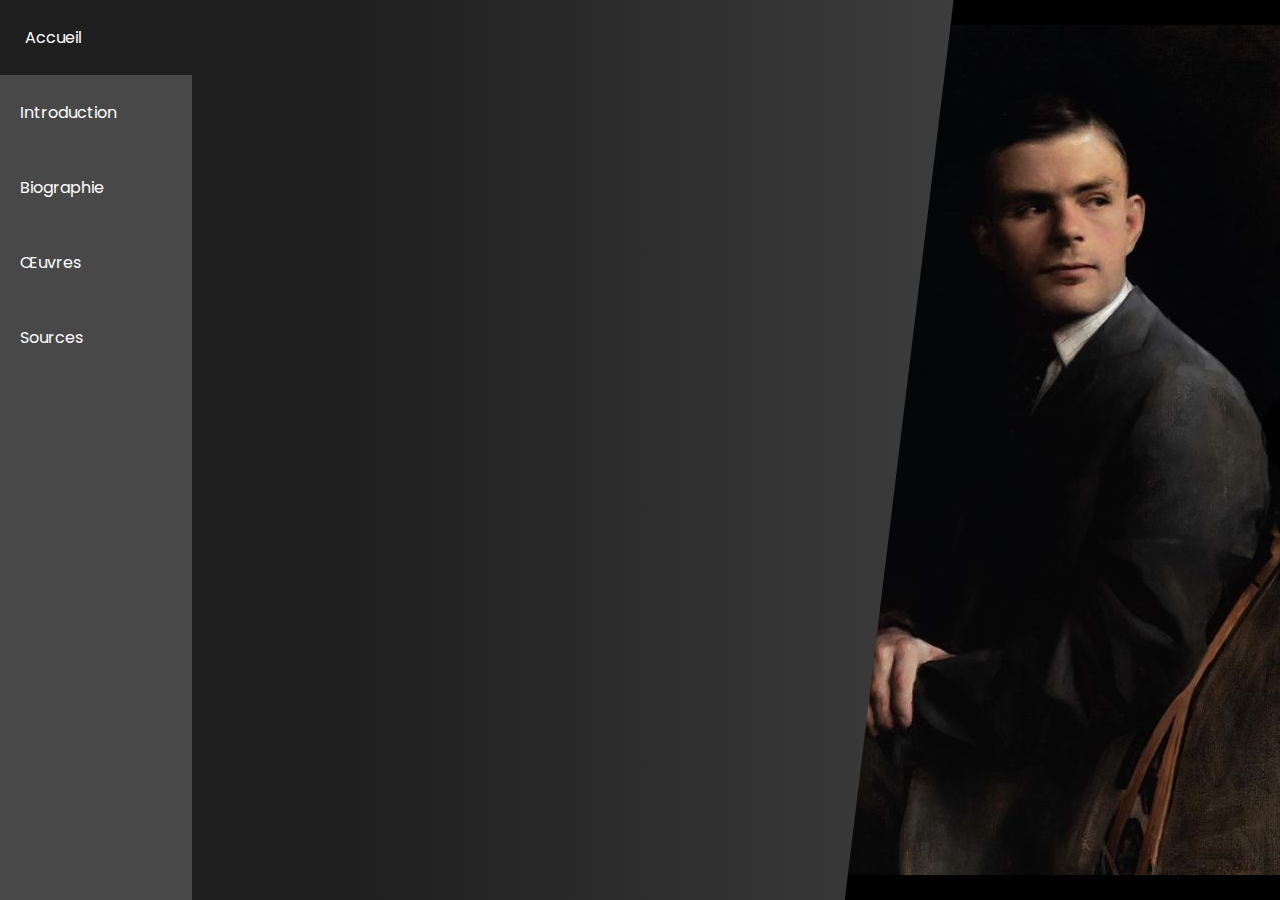
<file: index.html>
<!DOCTYPE html>
<html lang="fr">
<head>
    <meta charset="UTF-8">
    <!--Pour vu dans Mobile-->
    <meta name="viewport" content="width=device-width, initial-scale=1.0">
    <!-- Relie le fichier CSS -->
    <link rel="stylesheet" href="style.css">
    <title>Alan Turing</title>
</head>
<body style="display: flex;">
    <!----------Navigation---------->
    <header>
        <div class="icon-nav"></div>
        <ul class="header-list">
            <li style="background-color: #1F1F1F;"><a href="./index.html">Accueil</a></li>
            <li><a href="./introduction.html">Introduction</a></li>
            <li><a href="./biographie.html">Biographie</a></li>
            <li class="list">
                <a href="./oeuvres.html">Œuvres</a>
                <ul class="mini-list">
                    <li>
                        <a href="./oeuvres.html#ch1">&#9658; Chaptire 1</a>
                    </li>
                    <li><a href="./oeuvres.html#ch2">&#9658; Chapitre 2</a></li>
                </ul>
            </li>
            <li><a href="./source.html">Sources</a></li>
        </ul>
    </header>
    <!----------Navigation---------->

    <!----------Main---------->
    <main class="main-accueil">
        <img class="accueil-img" src="./imgs/alan_background.jpg" alt="">
        <!----------Accueil---------->
        <section class="accueil">
            <!--Div Pour utiliser L'animation-->
            <div>
                <p>Alan Turing, le père de l'informatique moderne et de l'intelligence artificielle</p>
            </div>
        </section>
        <!----------Accueil---------->

    </main>
    <!----------Main---------->

</body>
<script>
    //Script permet d'ajouter class clicked au icon de navigation
    document.querySelector(".icon-nav").addEventListener("click", () => {
        document.querySelector(".header-list").classList.toggle("clicked")
    })
</script>

</html>
</file>
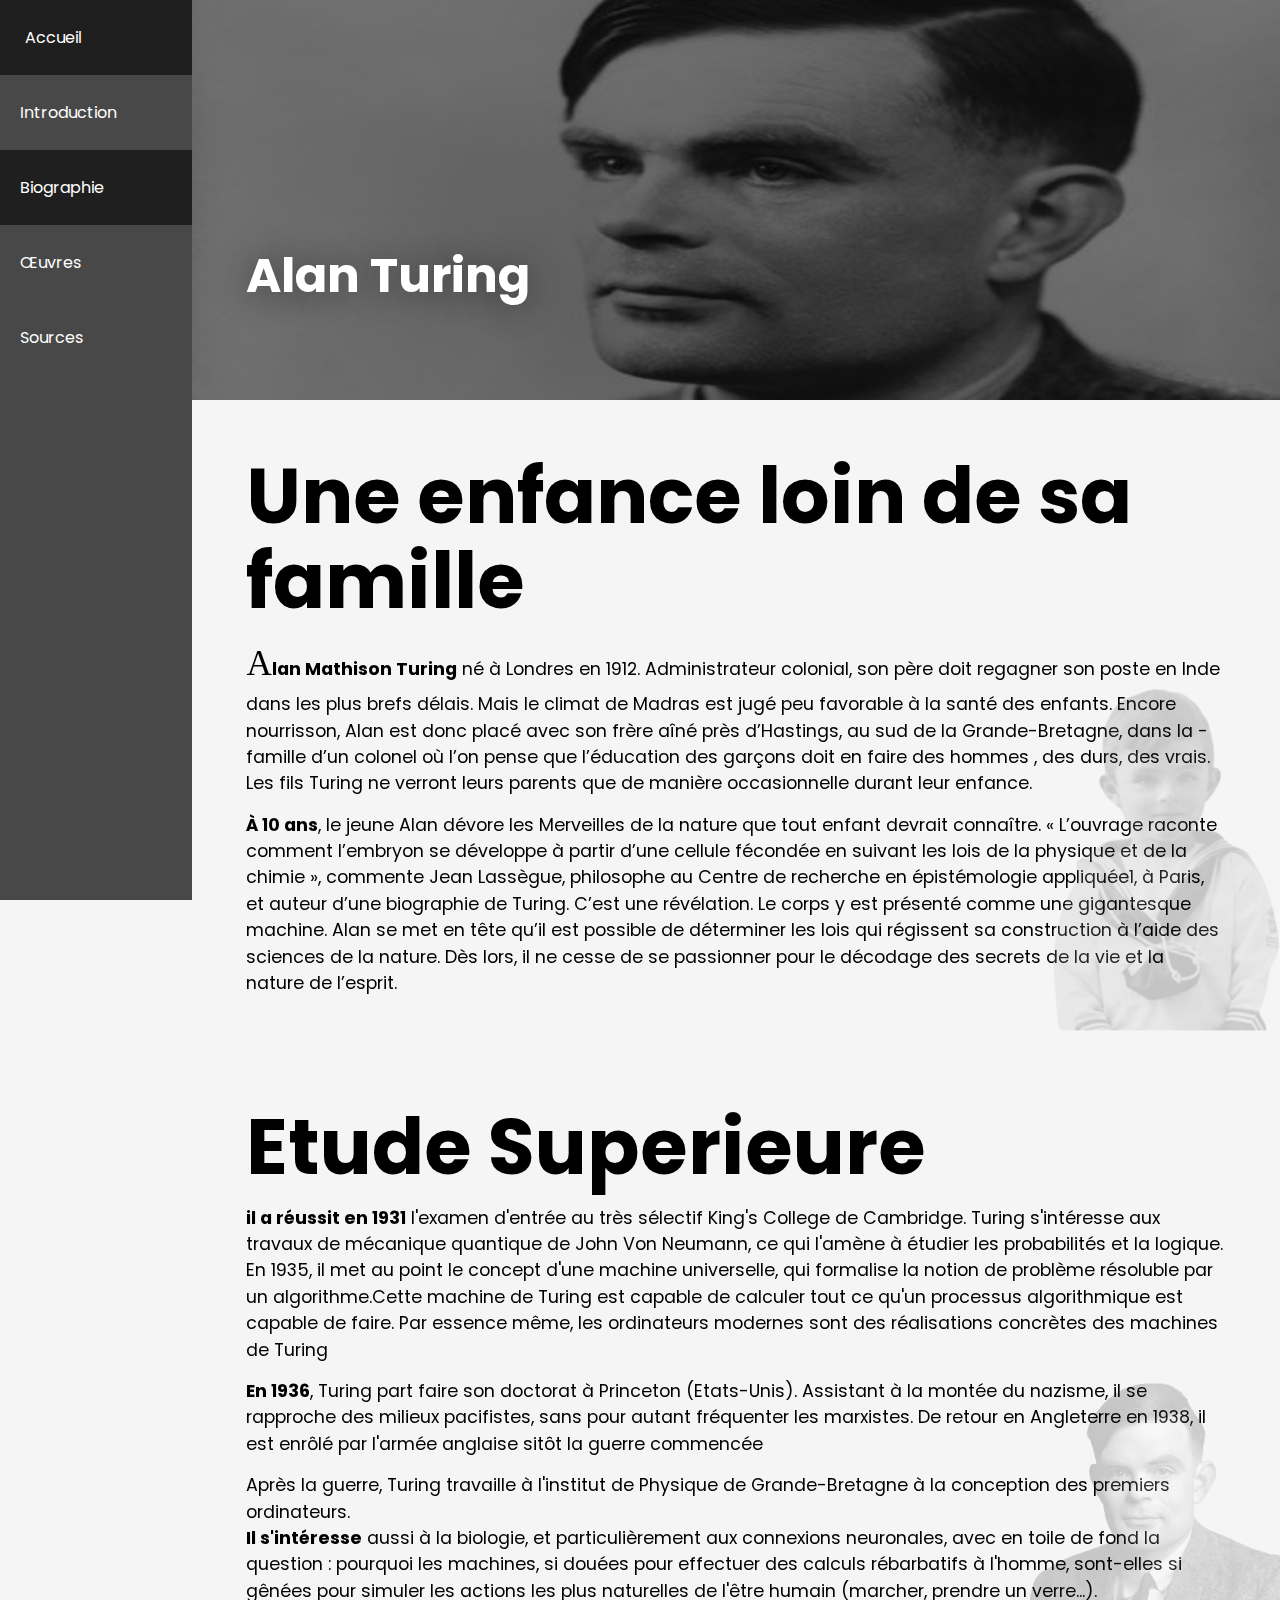
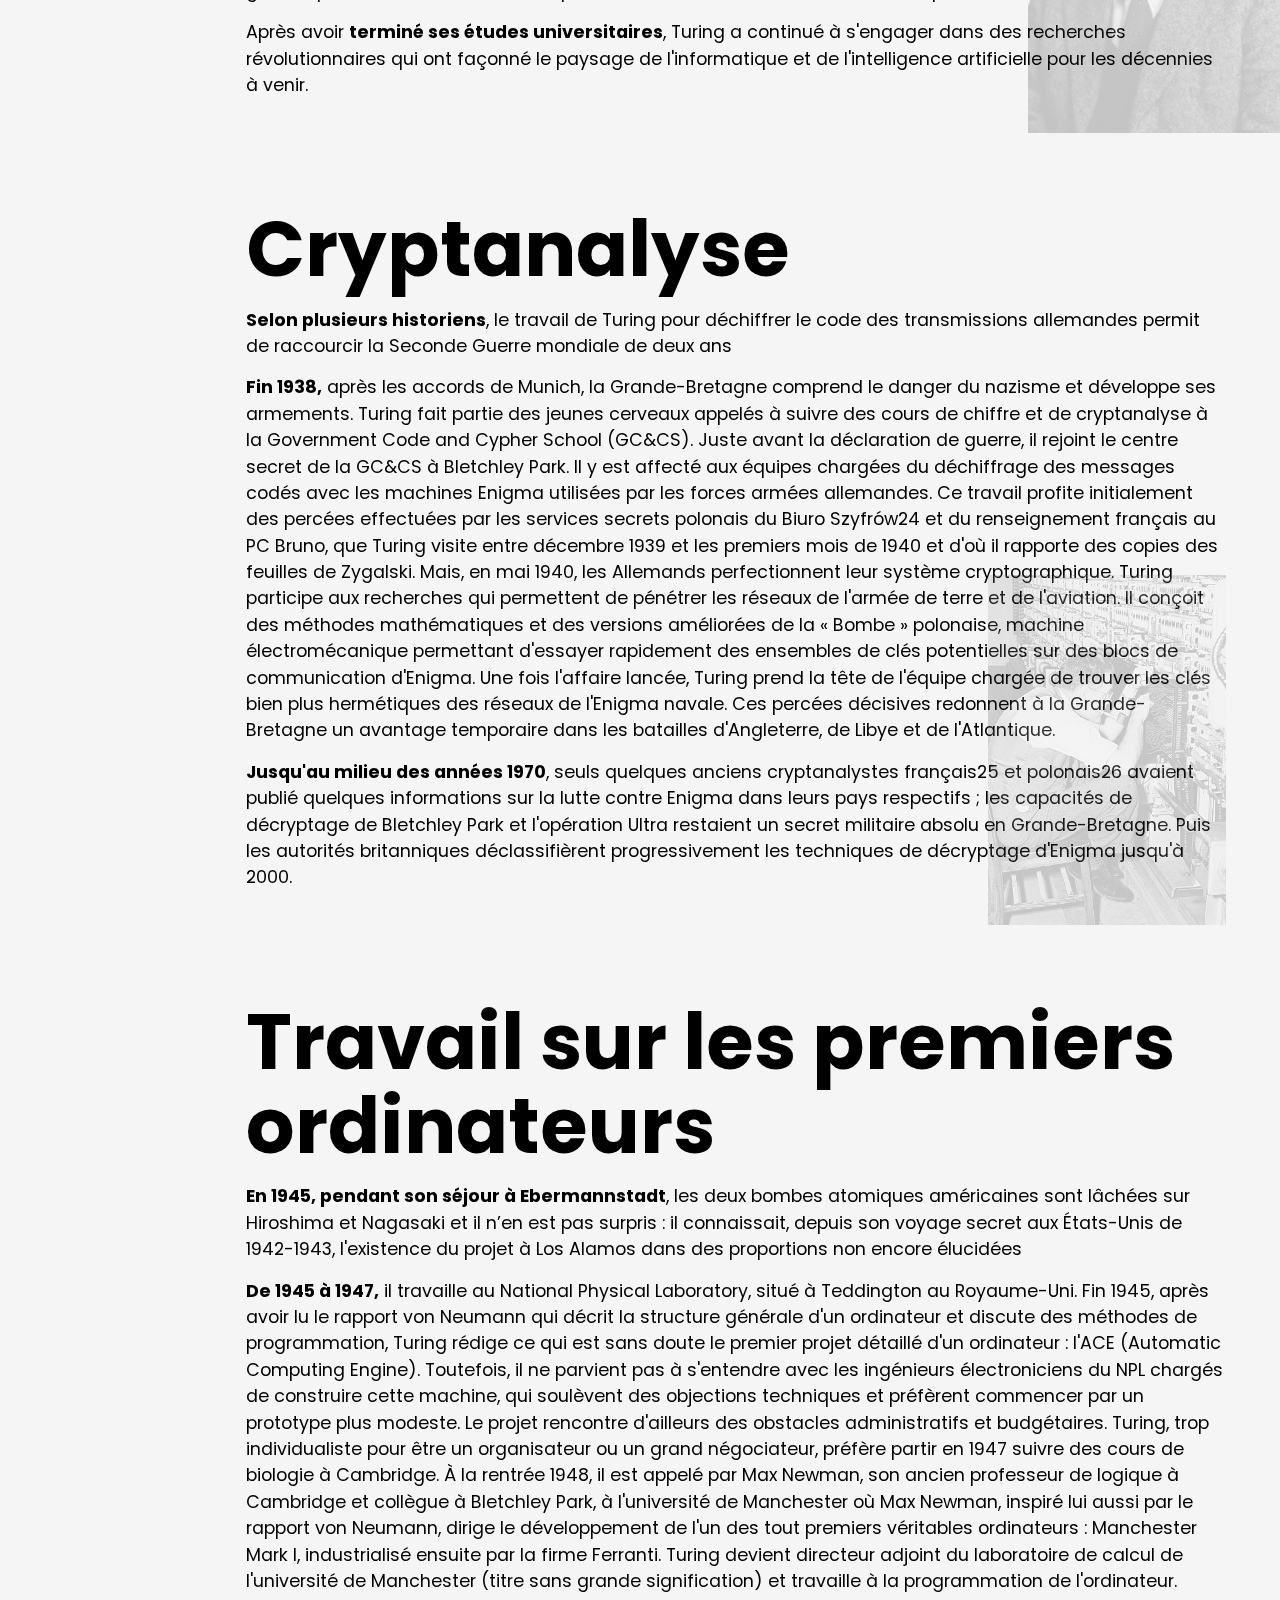
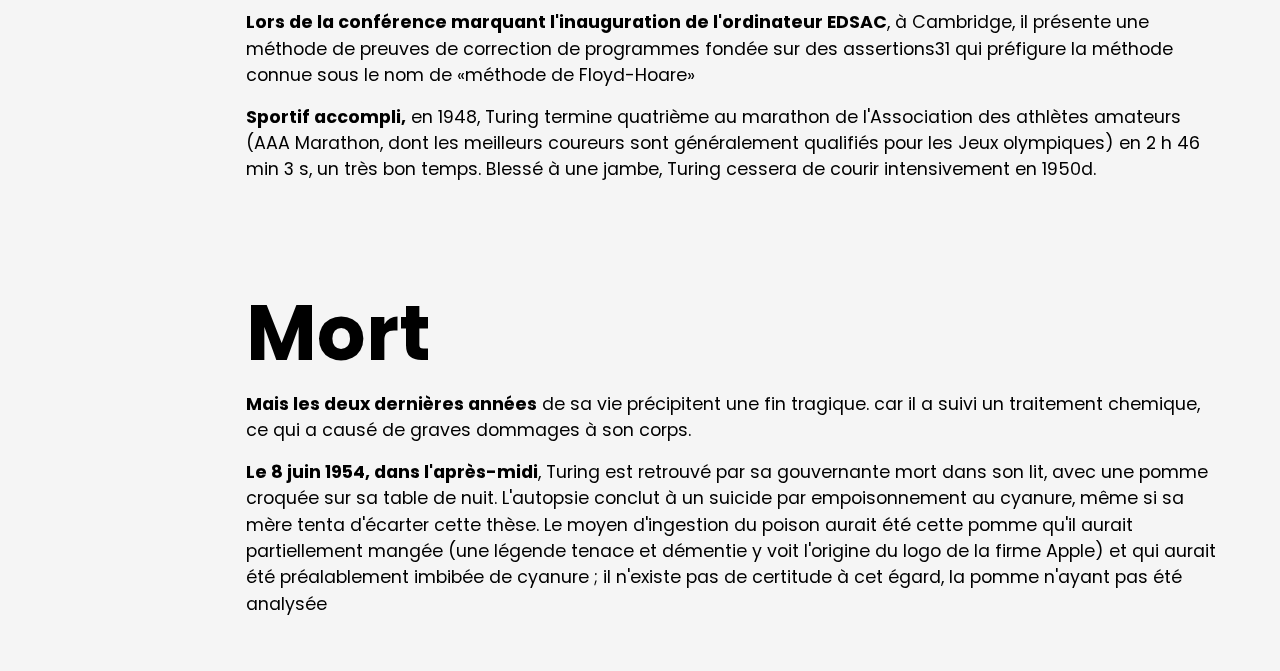
<file: biographie.html>
<!DOCTYPE html>
<html lang="fr">
<head>
    <meta charset="UTF-8">
    <!--Pour vu dans Mobile-->
    <meta name="viewport" content="width=device-width, initial-scale=1.0">
    <!-- Relie le fichier CSS -->
    <link rel="stylesheet" href="style.css">
    <title>Biographie</title>
</head>
<body style="display: flex;">
    <!----------Navigation---------->
    <header>
        <div class="icon-nav"></div>
        <ul class="header-list">
            <li ><a href="./index.html">Accueil</a></li>
            <li><a href="./introduction.html">Introduction</a></li>
            <li style="background-color: #1F1F1F;"><a href="./biographie.html">Biographie</a></li>
            <li class="list">
                <a href="./oeuvres.html">Œuvres</a>
                <ul class="mini-list">
                    <li>
                        <a href="./oeuvres.html#ch1">&#9658; Chaptire 1</a>
                    </li>
                    <li><a href="./oeuvres.html#ch2">&#9658; Chapitre 2</a></li>
                </ul>
            </li>
            <li><a href="./source.html">Sources</a></li>
        </ul>
    </header>
    <!----------Navigation---------->
    <!----------Main---------->
    <main class="biographie">
        <!--Alan Image-->
        <figure class="biographie-img">
            <img src="./imgs/Alan_Turing.jpg" alt="">
            <figcaption>Alan Turing</figcaption>
        </figure>
        <!--Alan Image-->
        
        <!--Alan Naissance-->
        <section class="biographie-naissance">
            <header>
                <h1>Une enfance loin de sa famille</h1>
            </header>
            <p>
                <b><span style="font-weight: 500;font-size: 2em;font-family: Indie Flower, cursive;">A</span>lan Mathison
                    Turing</b> né à Londres en 1912. Administrateur colonial, son père doit regagner son poste en Inde dans
                les plus brefs délais. Mais le climat de Madras est jugé peu favorable à la santé des enfants. Encore
                nourrisson, Alan est donc placé avec son frère aîné près d’Hastings, au sud de la Grande-Bretagne, dans la
                ­famille d’un colonel où l’on pense que l’éducation des garçons doit en faire des hommes
                , des durs, des vrais. Les fils Turing ne verront leurs parents que de manière occasionnelle durant leur
                enfance.
            </p>
            <p>
                <b>À 10 ans</b>, le jeune Alan dévore les Merveilles de la nature que tout enfant ­devrait connaître. «
                L’ouvrage raconte comment l’embryon se développe à partir d’une cellule fécondée en suivant les lois de la
                physique et de la chimie », commente Jean Lassègue, philosophe au Centre de recherche en épistémologie
                appliquée1, à Paris, et auteur d’une biographie de Turing. C’est une révélation. Le corps y est présenté
                comme une gigantesque machine. Alan se met en tête qu’il est possible de déterminer les lois qui régis­sent
                sa construction à l’aide des sciences de la nature.
                Dès lors, il ne cesse de se passionner pour le décodage des ­secrets de la vie et la nature de l’esprit.
            </p>
            <!--Background Img Pour Naissance-->
            <img src="./imgs/childhood1.png" alt="childhood">
        </section>
        <!--Alan Naissance-->
        <!--Etude Superieure-->
        <section>
            <header>
                <h1>Etude Superieure</h1>
            </header>
            <p>
                <b>il a réussit en 1931</b> l'examen d'entrée au très sélectif King's College de Cambridge. Turing
                s'intéresse aux travaux de mécanique quantique de John Von Neumann, ce qui l'amène à étudier les
                probabilités et la logique. En 1935, il met au point le concept d'une machine universelle, qui formalise la
                notion de problème résoluble par un algorithme.Cette machine de Turing est capable de calculer tout ce qu'un
                processus algorithmique est capable de faire.
                Par essence même, les ordinateurs modernes sont des réalisations concrètes des machines de Turing
            </p>
            <p>
                <b>En 1936</b>, Turing part faire son doctorat à Princeton (Etats-Unis). Assistant à la montée du nazisme,
                il se rapproche des milieux pacifistes, sans pour autant fréquenter les marxistes.
                De retour en Angleterre en 1938, il est enrôlé par l'armée anglaise sitôt la guerre commencée
            </p>
            <p>
                Après la guerre, Turing travaille à l'institut de Physique de Grande-Bretagne à la conception des premiers
                ordinateurs.<br>
                <b>Il s'intéresse</b> aussi à la biologie, et particulièrement aux connexions neuronales, avec en toile de
                fond la question : pourquoi les machines, si douées pour effectuer des calculs rébarbatifs à l'homme,
                sont-elles si gênées pour simuler les actions les plus naturelles de l'être humain (marcher, prendre un
                verre...).
            </p>
            <p>
                Après avoir <b>terminé ses études universitaires</b>, Turing a continué à s'engager dans des recherches
                révolutionnaires qui ont façonné le paysage de l'informatique et de l'intelligence artificielle pour les
                décennies à venir.
            </p>
            <!--Background Img Pour Etude-->
            <img src="./imgs/acc2.png" class="etude_img" alt="alan_Etude">
        </section>
        <!--Etude Superieure-->
        <!--Cryptanalyse-->
        <section>
            <header>
                <h1>Cryptanalyse</h1>
            </header>
            <p>
                <b>Selon plusieurs historiens</b>, le travail de Turing pour déchiffrer le code des transmissions allemandes
                permit de
                raccourcir la Seconde Guerre mondiale de deux ans
            </p>
            <p>
                <b>Fin 1938,</b> après les accords de Munich, la Grande-Bretagne comprend le danger du nazisme et développe
                ses
                armements. Turing fait partie des jeunes cerveaux appelés à suivre des cours de chiffre et de cryptanalyse à
                la
                Government Code and Cypher School (GC&CS). Juste avant la déclaration de guerre, il rejoint le centre secret
                de
                la GC&CS à Bletchley Park. Il y est affecté aux équipes chargées du déchiffrage des messages codés avec les
                machines Enigma utilisées par les forces armées allemandes. Ce travail profite initialement des percées
                effectuées par les services secrets polonais du Biuro Szyfrów24 et du renseignement français au PC Bruno,
                que
                Turing visite entre décembre 1939 et les premiers mois de 1940 et d'où il rapporte des copies des feuilles
                de
                Zygalski. Mais, en mai 1940, les Allemands perfectionnent leur système cryptographique. Turing participe aux
                recherches qui permettent de pénétrer les réseaux de l'armée de terre et de l'aviation. Il conçoit des
                méthodes
                mathématiques et des versions améliorées de la « Bombe » polonaise, machine électromécanique permettant
                d'essayer rapidement des ensembles de clés potentielles sur des blocs de communication d'Enigma. Une fois
                l'affaire lancée, Turing prend la tête de l'équipe chargée de trouver les clés bien plus hermétiques des
                réseaux
                de l'Enigma navale. Ces percées décisives redonnent à la Grande-Bretagne un avantage temporaire dans les
                batailles d'Angleterre, de Libye et de l'Atlantique.
            </p>
            <p>
                <b>Jusqu'au milieu des années 1970</b>, seuls quelques anciens cryptanalystes français25 et polonais26
                avaient publié
                quelques informations sur la lutte contre Enigma dans leurs pays respectifs ; les capacités de décryptage de
                Bletchley Park et l'opération Ultra restaient un secret militaire absolu en Grande-Bretagne. Puis les
                autorités
                britanniques déclassifièrent progressivement les techniques de décryptage d'Enigma jusqu'à 2000.
            </p>
            <!--Background Img Pour Crypto-->
            <img src="./imgs/alan.jpg" alt="Crypto_Enigma" style="right: 5%; opacity: 0.2;">
        </section>
        <!--Cryptanalyse-->
        <!--Travail sur les premiers ordinateurs-->
        <section>
            <header>
                <h1>Travail sur les premiers ordinateurs</h1>
            </header>
            <p>
                <b>En 1945, pendant son séjour à Ebermannstadt</b>, les deux bombes atomiques américaines sont lâchées sur
                Hiroshima et
                Nagasaki et il n’en est pas surpris : il connaissait, depuis son voyage secret aux États-Unis de 1942-1943,
                l'existence du projet à Los Alamos dans des proportions non encore élucidées
            </p>
            <p>
                <b>De 1945 à 1947,</b> il travaille au National Physical Laboratory, situé à Teddington au Royaume-Uni. Fin
                1945, après
                avoir lu le rapport von Neumann qui décrit la structure générale d'un ordinateur et discute des méthodes de
                programmation, Turing rédige ce qui est sans doute le premier projet détaillé d'un ordinateur : l'ACE
                (Automatic
                Computing Engine). Toutefois, il ne parvient pas à s'entendre avec les ingénieurs électroniciens du NPL
                chargés de
                construire cette machine, qui soulèvent des objections techniques et préfèrent commencer par un prototype
                plus
                modeste. Le projet rencontre d'ailleurs des obstacles administratifs et budgétaires. Turing, trop
                individualiste
                pour être un organisateur ou un grand négociateur, préfère partir en 1947 suivre des cours de biologie à
                Cambridge.
                À la rentrée 1948, il est appelé par Max Newman, son ancien professeur de logique à Cambridge et collègue à
                Bletchley Park, à l'université de Manchester où Max Newman, inspiré lui aussi par le rapport von Neumann,
                dirige le
                développement de l'un des tout premiers véritables ordinateurs : Manchester Mark I, industrialisé ensuite
                par la
                firme Ferranti. Turing devient directeur adjoint du laboratoire de calcul de l'université de Manchester
                (titre sans
                grande signification) et travaille à la programmation de l'ordinateur.
            </p>
            <p>
                <b>Lors de la conférence marquant l'inauguration de l'ordinateur EDSAC</b>, à Cambridge, il présente une
                méthode de preuves
                de correction de programmes fondée sur des assertions31 qui préfigure la méthode connue sous le nom de «méthode de
                Floyd-Hoare»
            </p>
            <p>
                <b>Sportif accompli,</b> en 1948, Turing termine quatrième au marathon de l'Association des athlètes
                amateurs (AAA
                Marathon, dont les meilleurs coureurs sont généralement qualifiés pour les Jeux olympiques) en 2 h 46 min 3
                s, un
                très bon temps. Blessé à une jambe, Turing cessera de courir intensivement en 1950d.
            </p>
        </section>
        <!--Travail sur les premiers ordinateurs-->
        <!--Mort-->
        <section>
            <header>
                <h1>Mort</h1>
            </header>
            <p>
                <b>Mais les deux dernières années</b> de sa vie précipitent une fin tragique.
                car il a suivi un traitement chemique, ce qui a causé de graves dommages à son corps.
            </p>
            <p>
                <b>Le 8 juin 1954, dans l'après-midi</b>, Turing est retrouvé par sa gouvernante mort dans son lit, avec une
                pomme croquée sur sa table de nuit.
                L'autopsie conclut à un suicide par empoisonnement au cyanure, même si sa mère tenta d'écarter cette thèse.
                Le moyen d'ingestion du poison
                aurait été cette pomme qu'il aurait partiellement mangée (une légende tenace et démentie y voit l'origine du
                logo de la firme Apple)
                et qui aurait été préalablement imbibée de cyanure ; il n'existe pas de certitude à cet égard, la pomme
                n'ayant pas été analysée
            </p>
        </section>
        <!--Mort-->
    </main>
     <!----------Main---------->
</body>
<script>
    //Script permet d'ajouter class clicked au icon de navigation
    document.querySelector(".icon-nav").addEventListener("click", () => {
        document.querySelector(".header-list").classList.toggle("clicked")
    })
</script>

</html>
</file>
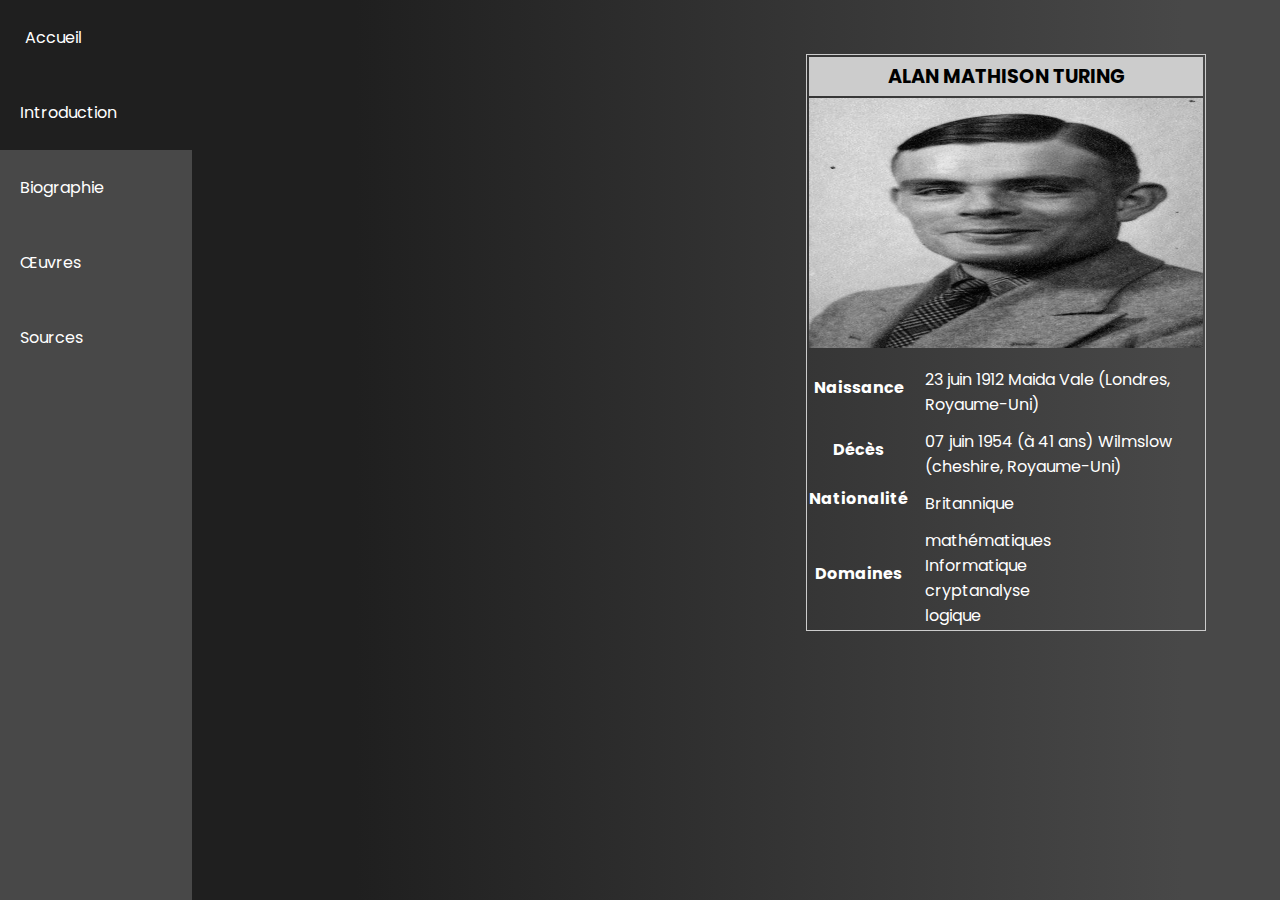
<file: introduction.html>
<!DOCTYPE html>
<html lang="fr">
<head>
    <meta charset="UTF-8">
    <!--Pour vu dans Mobile-->
    <meta name="viewport" content="width=device-width, initial-scale=1.0">
    <!-- Relie le fichier CSS -->
    <link rel="stylesheet" href="style.css">
    <title>Introduction</title>
</head>
<body style="display: flex;">
    <!----------Navigation---------->
    <header>
        <div class="icon-nav"></div>
        <ul class="header-list">
            <li><a href="./index.html">Accueil</a></li>
            <li style="background-color: #1F1F1F;"><a href="./introduction.html">Introduction</a></li>
            <li><a href="./biographie.html">Biographie</a></li>
            <li class="list">
                <a href="./oeuvres.html">Œuvres</a>
                <ul class="mini-list">
                    <li>
                        <a href="./oeuvres.html#ch1">&#9658; Chaptire 1</a>
                    </li>
                    <li><a href="./oeuvres.html#ch2">&#9658; Chapitre 2</a></li>
                </ul>
            </li>
            <li><a href="./source.html">Sources</a></li>
        </ul>
    </header>
    <!----------Navigation---------->

    <main class="introduction">
        <section>
            <!--Introduction content-->
            <!--On Utilise DIV pour facilité l'animation-->
            <div>
                <header>
                    <h1>Alan Turing</h1>
                </header>
                <div class="introduction_content">
                    <p>
                        Inventeur de l'ordinateur et pionnier de l'intelligence artificielle,
                        le mathématicien Alan Turing fut aussi un héros de la Seconde Guerre mondiale, persécuté et humilié dans les années 1950.
                    </p>
                    <p>
                        Alan Turing, l'un des plus grands esprits du XXe siècle dans le domaine des mathématiques et de l'informatique.
                    </p>
                    <p>
                        À travers ce site, nous explorons la vie,
                         les travaux et l'héritage de Turing, en mettant en lumière son impact révolutionnaire sur la science et la technologie.
                    </p>
                </div>
            </div>
            <!--Aside: plus information dans un table-->
            <aside>
                <table>
                    <thead>
                        <tr>
                            <th colspan="2">ALAN MATHISON TURING</th>
                        </tr>
                        <tr>
                            <td colspan="2"><img src="./imgs/alan_introduction.jpg" alt=""></td>
                        </tr>
                    </thead>
                    <tbody>
                        <tr>
                            <th>Naissance</th>
                            <td>23 juin 1912 Maida Vale (Londres, Royaume-Uni) </td>
                        </tr>
                        <tr>
                            <th>Décès</th>
                            <td>07 juin 1954 (à 41 ans) Wilmslow (cheshire, Royaume-Uni)</td>
                        </tr>
                        <tr>
                            <th>Nationalité</th>
                            <td>Britannique</td>
                        </tr>
                    </tbody>
                    <tfoot>
                        <tr>
                            <th>Domaines</th>
                            <td>
                                <ul>
                                    <li>mathématiques</li>
                                    <li>Informatique</li>
                                    <li>cryptanalyse</li>
                                    <li>logique</li>
                                </ul>
                            </td>
                        </tr>
                        
                        
                    </tfoot>
                </table>
            </aside>
            <!--Introduction content-->
        </section>
    </main>
</body>
<script>
    //Script permet d'ajouter class clicked au icon de navigation
    document.querySelector(".icon-nav").addEventListener("click", () => {
        document.querySelector(".header-list").classList.toggle("clicked")
    })
</script>

</html>
</file>
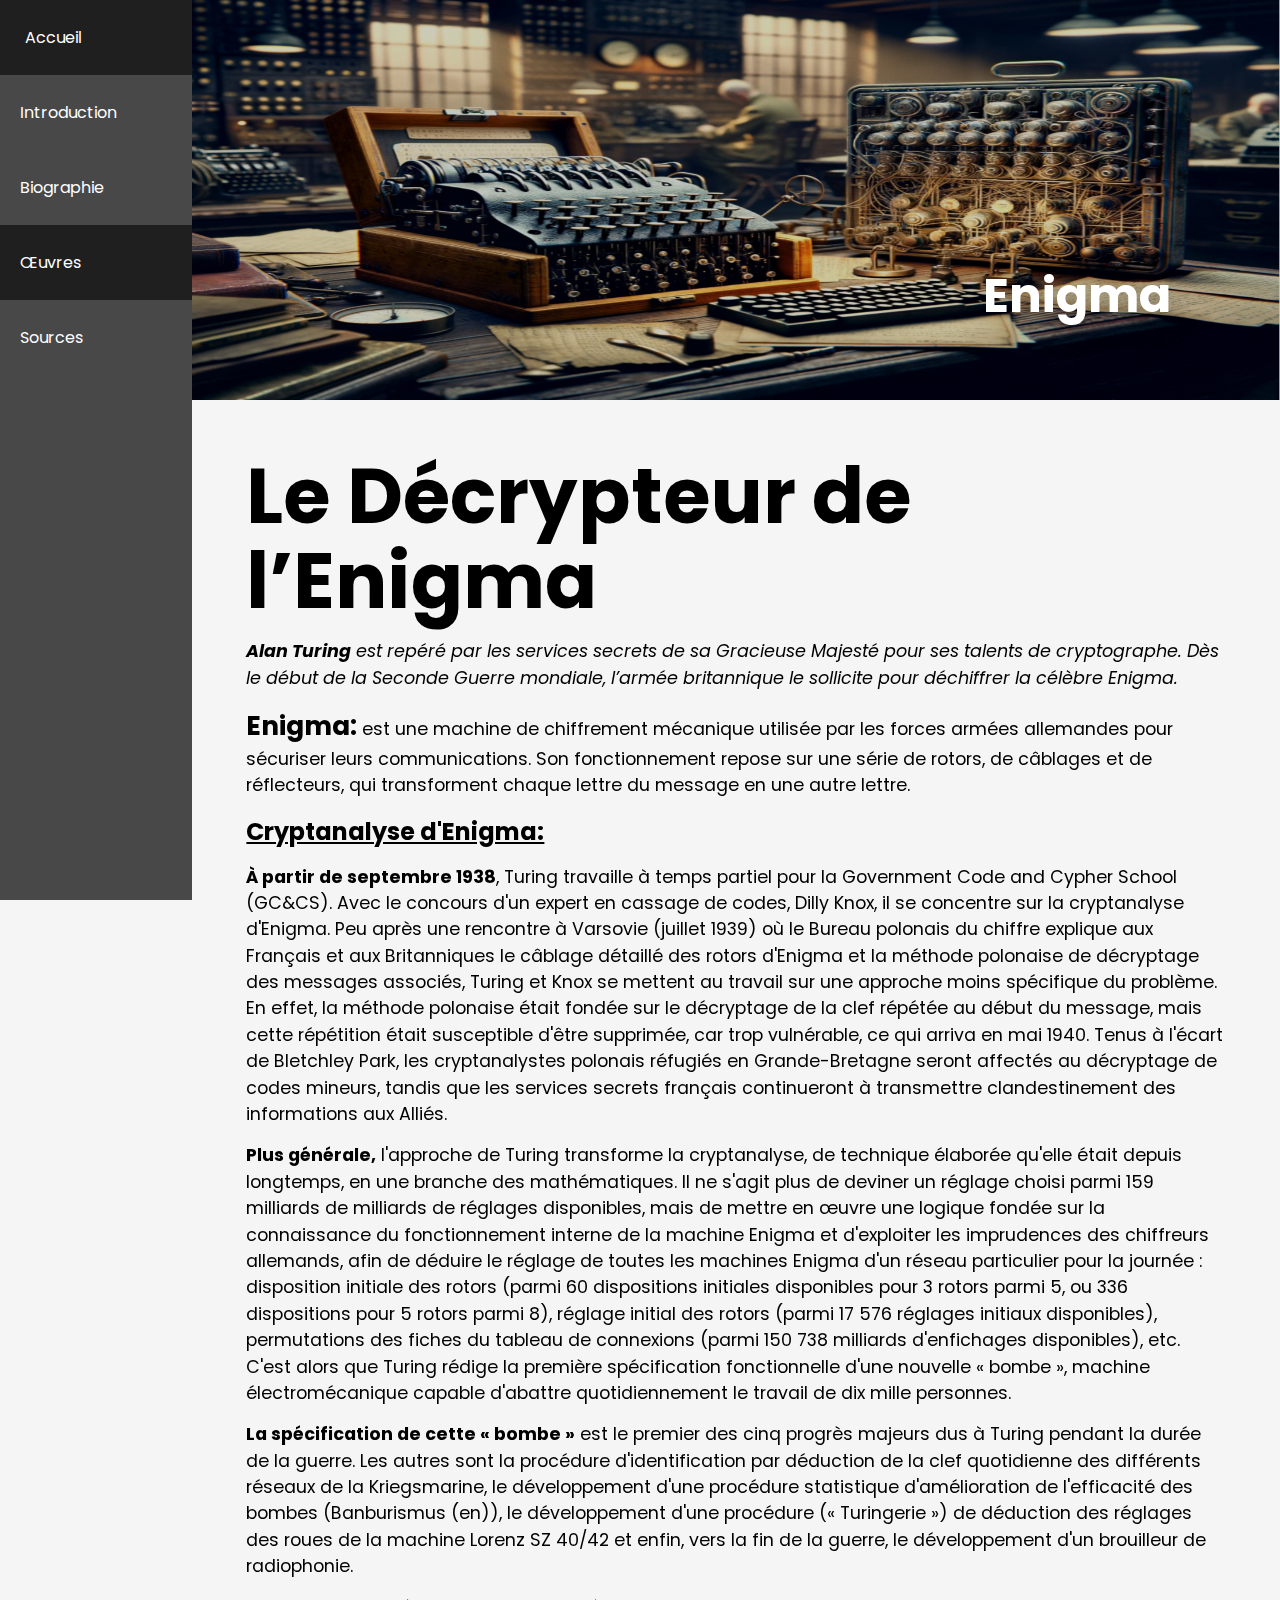
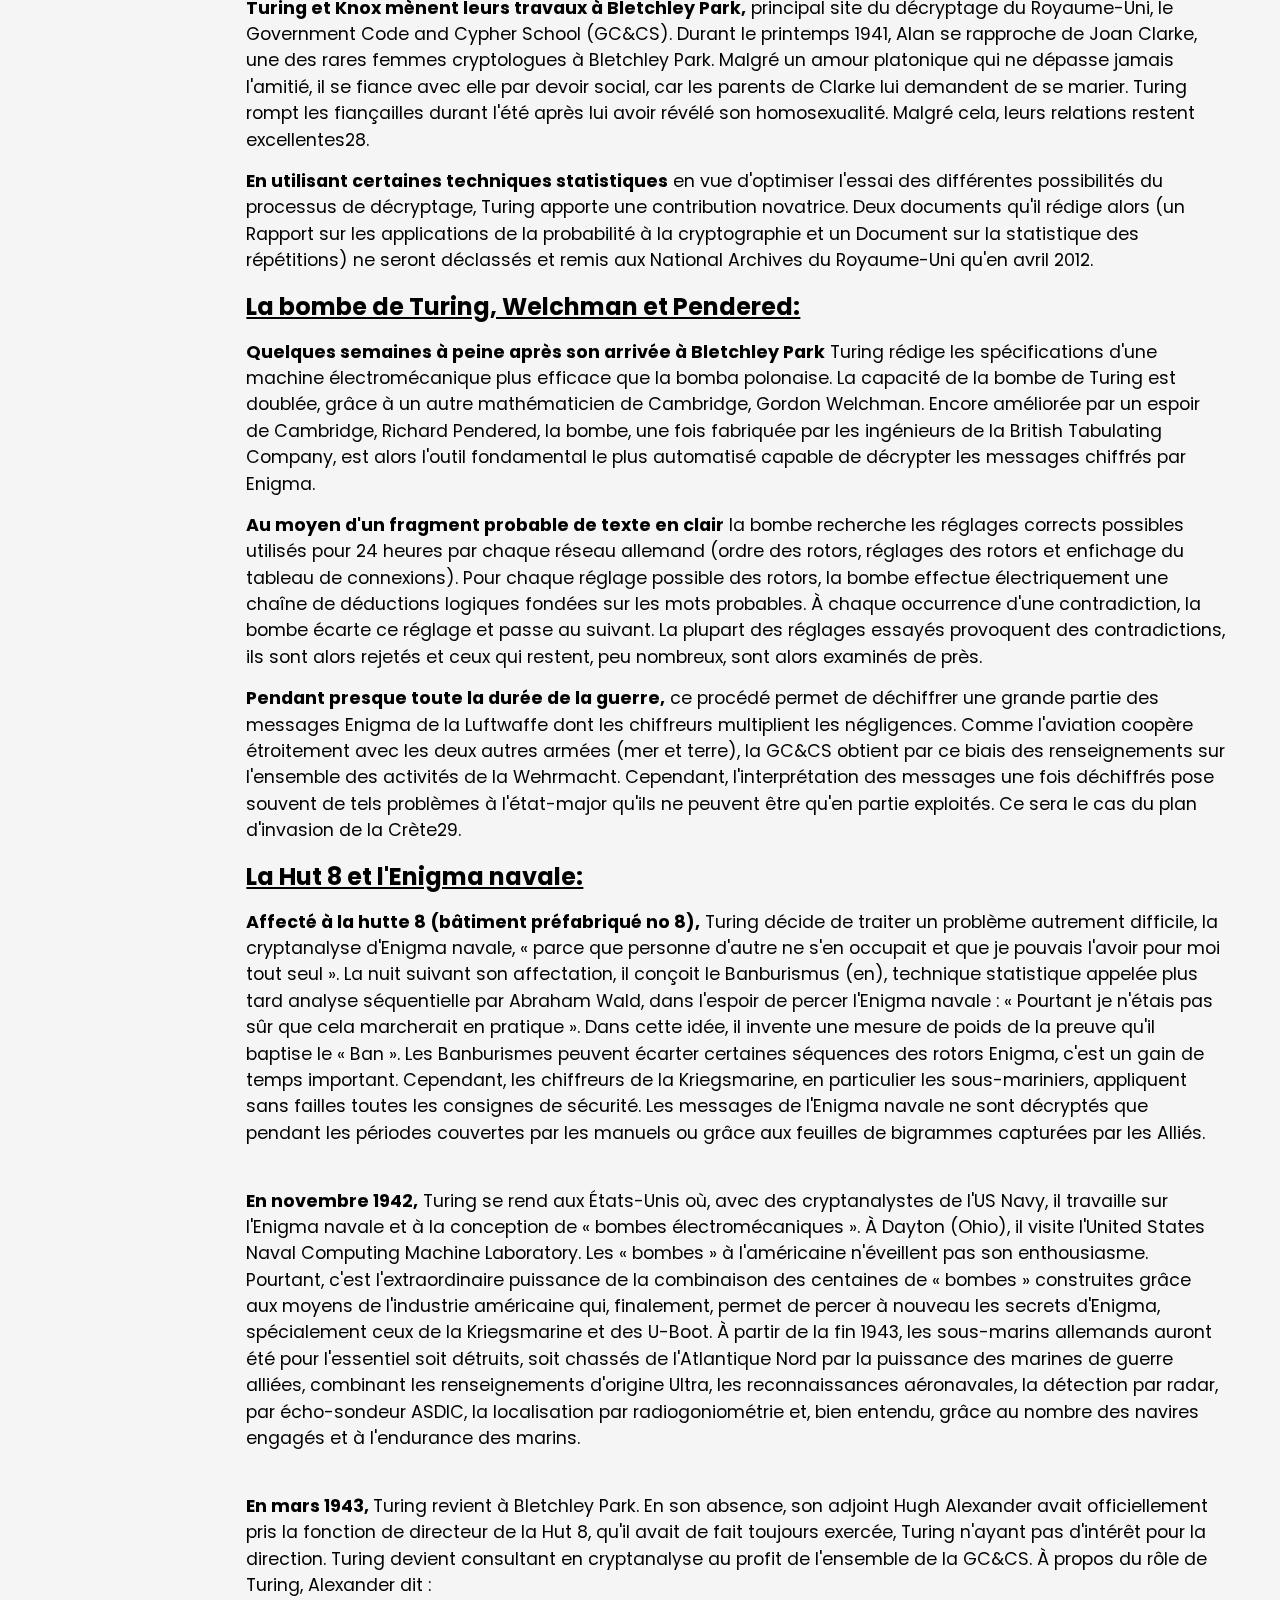
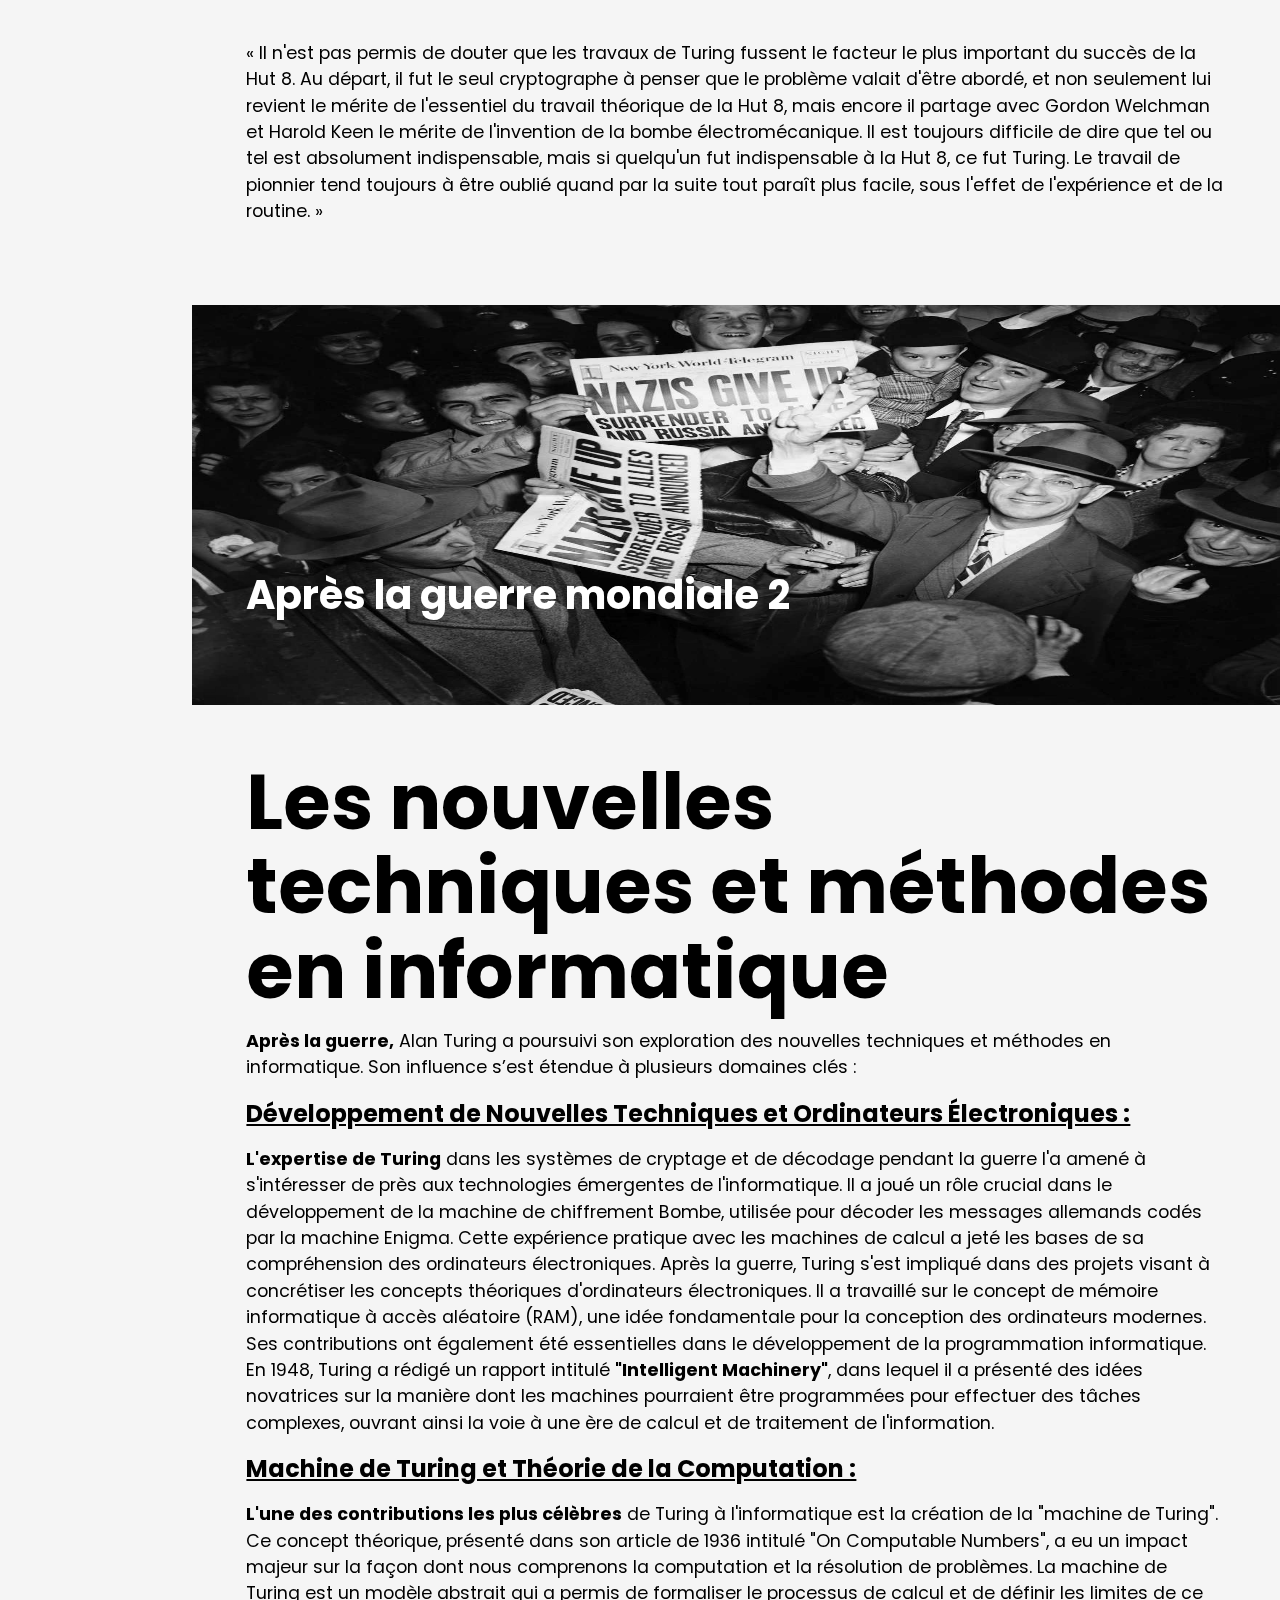
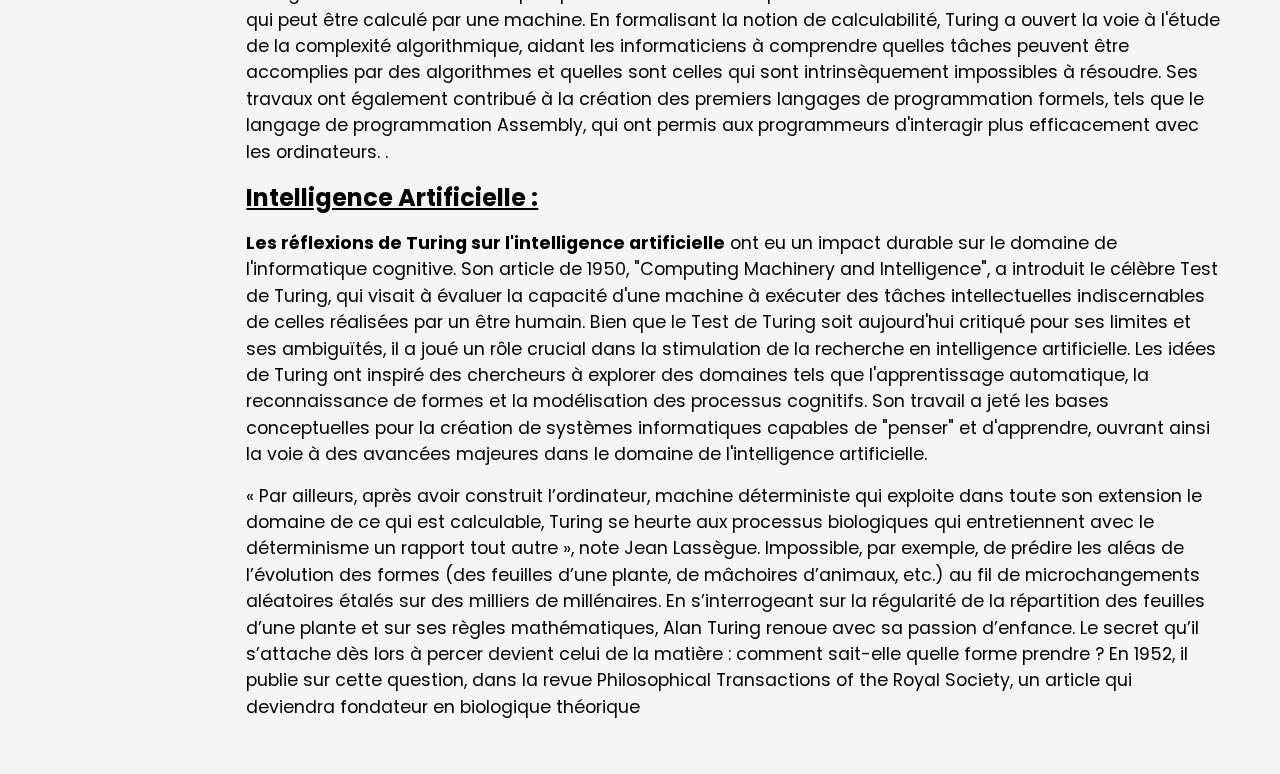
<file: oeuvres.html>
<!DOCTYPE html>
<html lang="fr">

<head>
    <meta charset="UTF-8">
    <!--Pour vu dans Mobile-->
    <meta name="viewport" content="width=device-width, initial-scale=1.0">
    <!-- Relie le fichier CSS -->
    <link rel="stylesheet" href="style.css">
    <title>Oeuvres</title>
</head>

<body style="display: flex;">
    <!----------Navigation---------->
    <header>
        <div class="icon-nav"></div>
        <ul class="header-list">
            <li><a href="./index.html">Accueil</a></li>
            <li><a href="./introduction.html">Introduction</a></li>
            <li><a href="./biographie.html">Biographie</a></li>
            <li class="list">
                <a style="background-color: #1F1F1F;" href="./oeuvres.html">Œuvres</a>
                <ul class="mini-list">
                    <li>
                        <a href="./oeuvres.html#ch1">&#9658; Chaptire 1</a>
                    </li>
                    <li><a href="./oeuvres.html#ch2">&#9658; Chapitre 2</a></li>
                </ul>
            </li>
            <li><a href="./source.html">Sources</a></li>
        </ul>
    </header>
    <!----------Navigation---------->
<main class="main-oeuvres">
    <!-- chapitre1: Enigma-->
    <!--Enigma Image-->
    <figure id="ch1">
        <img src="./imgs/enigma.png">
        <figcaption>Enigma</figcaption>
    </figure>
    <!--Enigma Image-->

    <section class="Chapitre1">
        <!--Enigma Header-->
        <header>
            <h1>Le Décrypteur de l’Enigma</h1>
        </header>
        <!--Enigma Header-->
        
        <!--Introduction Enigma-->
        <p class="enigma-introduction">
            <b>Alan Turing</b> est repéré par les services secrets de sa Gracieuse Majesté pour ses talents de cryptographe. Dès le
            début
            de la Seconde Guerre mondiale, l’armée britannique le sollicite pour déchiffrer la célèbre Enigma.
        </p>
        <!--Introduction Enigma-->

        <!--Definition Enigma-->
        <p>
            <span style="font-size: 1.5em ; font-weight: bold;"> Enigma:</span>

            est une machine de chiffrement mécanique utilisée par les forces armées allemandes pour sécuriser leurs
            communications.
            Son fonctionnement repose sur une série de rotors, de câblages et de réflecteurs, qui transforment chaque
            lettre du message en une autre lettre.
        </p>
        <!--Definition Enigma-->

        <!--Relation Alan turing avec Enigma-->
        <h2><u>Cryptanalyse d'Enigma:</u></h2>

        <p>
            <b>À partir de septembre 1938</b>, Turing travaille à temps partiel pour la Government Code and Cypher School
            (GC&CS).
            Avec le concours d'un expert en cassage de codes, Dilly Knox, il se concentre sur la cryptanalyse d'Enigma.
            Peu
            après une rencontre à Varsovie (juillet 1939) où le Bureau polonais du chiffre explique aux Français et aux
            Britanniques le câblage détaillé des rotors d'Enigma et la méthode polonaise de décryptage des messages
            associés, Turing et Knox se mettent au travail sur une approche moins spécifique du problème. En effet, la
            méthode polonaise était fondée sur le décryptage de la clef répétée au début du message, mais cette
            répétition
            était susceptible d'être supprimée, car trop vulnérable, ce qui arriva en mai 1940. Tenus à l'écart de
            Bletchley
            Park, les cryptanalystes polonais réfugiés en Grande-Bretagne seront affectés au décryptage de codes
            mineurs,
            tandis que les services secrets français continueront à transmettre clandestinement des informations aux
            Alliés.
        </p>
        <p>
            <b>Plus générale,</b> l'approche de Turing transforme la cryptanalyse, de technique élaborée qu'elle était depuis
            longtemps, en une branche des mathématiques. Il ne s'agit plus de deviner un réglage choisi parmi 159
            milliards
            de milliards de réglages disponibles, mais de mettre en œuvre une logique fondée sur la connaissance du
            fonctionnement interne de la machine Enigma et d'exploiter les imprudences des chiffreurs allemands, afin de
            déduire le réglage de toutes les machines Enigma d'un réseau particulier pour la journée : disposition
            initiale
            des rotors (parmi 60 dispositions initiales disponibles pour 3 rotors parmi 5, ou 336 dispositions pour 5
            rotors
            parmi 8), réglage initial des rotors (parmi 17 576 réglages initiaux disponibles), permutations des fiches
            du
            tableau de connexions (parmi 150 738 milliards d'enfichages disponibles), etc. C'est alors que Turing rédige
            la
            première spécification fonctionnelle d'une nouvelle « bombe », machine électromécanique capable d'abattre
            quotidiennement le travail de dix mille personnes.
        </p>
        <p>
            <b>La spécification de cette « bombe »</b> est le premier des cinq progrès majeurs dus à Turing pendant la durée de
            la
            guerre. Les autres sont la procédure d'identification par déduction de la clef quotidienne des différents
            réseaux de la Kriegsmarine, le développement d'une procédure statistique d'amélioration de l'efficacité des
            bombes (Banburismus (en)), le développement d'une procédure (« Turingerie ») de déduction des réglages des
            roues
            de la machine Lorenz SZ 40/42 et enfin, vers la fin de la guerre, le développement d'un brouilleur de
            radiophonie.
        </p>
        <p>
            <b>Turing et Knox mènent leurs travaux à Bletchley Park,</b> principal site du décryptage du Royaume-Uni, le
            Government
            Code and Cypher School (GC&CS). Durant le printemps 1941, Alan se rapproche de Joan Clarke, une des rares
            femmes
            cryptologues à Bletchley Park. Malgré un amour platonique qui ne dépasse jamais l'amitié, il se fiance avec
            elle
            par devoir social, car les parents de Clarke lui demandent de se marier. Turing rompt les fiançailles durant
            l'été après lui avoir révélé son homosexualité. Malgré cela, leurs relations restent excellentes28.
        </p>
        <p>
            <b>En utilisant certaines techniques statistiques</b> en vue d'optimiser l'essai des différentes possibilités du
            processus de décryptage, Turing apporte une contribution novatrice. Deux documents qu'il rédige alors (un
            Rapport sur les applications de la probabilité à la cryptographie et un Document sur la statistique des
            répétitions) ne seront déclassés et remis aux National Archives du Royaume-Uni qu'en avril 2012.</p>
        <h2><u>La bombe de Turing, Welchman et Pendered:</u></h2>
        <p>
           <b> Quelques semaines à peine après son arrivée à Bletchley Park</b> Turing rédige les spécifications d'une machine
            électromécanique plus efficace que la bomba polonaise. La capacité de la bombe de Turing est doublée, grâce
            à un
            autre mathématicien de Cambridge, Gordon Welchman. Encore améliorée par un espoir de Cambridge, Richard
            Pendered, la bombe, une fois fabriquée par les ingénieurs de la British Tabulating Company, est alors
            l'outil
            fondamental le plus automatisé capable de décrypter les messages chiffrés par Enigma.
        </p>
        <p>
            <b>Au moyen d'un fragment probable de texte en clair</b> la bombe recherche les réglages corrects possibles
            utilisés
            pour 24 heures par chaque réseau allemand (ordre des rotors, réglages des rotors et enfichage du tableau de
            connexions). Pour chaque réglage possible des rotors, la bombe effectue électriquement une chaîne de
            déductions
            logiques fondées sur les mots probables. À chaque occurrence d'une contradiction, la bombe écarte ce réglage
            et
            passe au suivant. La plupart des réglages essayés provoquent des contradictions, ils sont alors rejetés et
            ceux
            qui restent, peu nombreux, sont alors examinés de près.
        </p>
        <p>
            <b>Pendant presque toute la durée de la guerre,</b> ce procédé permet de déchiffrer une grande partie des messages
            Enigma de la Luftwaffe dont les chiffreurs multiplient les négligences. Comme l'aviation coopère étroitement
            avec les deux autres armées (mer et terre), la GC&CS obtient par ce biais des renseignements sur l'ensemble
            des
            activités de la Wehrmacht. Cependant, l'interprétation des messages une fois déchiffrés pose souvent de tels
            problèmes à l'état-major qu'ils ne peuvent être qu'en partie exploités. Ce sera le cas du plan d'invasion de
            la
            Crète29.
        </p>


        <h2><u>La Hut 8 et l'Enigma navale:</u></h2>
        <p><b>Affecté à la hutte 8 (bâtiment préfabriqué no 8),</b> Turing décide de traiter un problème autrement difficile,
            la
            cryptanalyse d'Enigma navale, « parce que personne d'autre ne s'en occupait et que je pouvais l'avoir pour
            moi
            tout seul ». La nuit suivant son affectation, il conçoit le Banburismus (en), technique statistique appelée
            plus
            tard analyse séquentielle par Abraham Wald, dans l'espoir de percer l'Enigma navale : « Pourtant je n'étais
            pas
            sûr que cela marcherait en pratique ». Dans cette idée, il invente une mesure de poids de la preuve qu'il
            baptise le « Ban ». Les Banburismes peuvent écarter certaines séquences des rotors Enigma, c'est un gain de
            temps important. Cependant, les chiffreurs de la Kriegsmarine, en particulier les sous-mariniers, appliquent
            sans failles toutes les consignes de sécurité. Les messages de l'Enigma navale ne sont décryptés que pendant
            les
            périodes couvertes par les manuels ou grâce aux feuilles de bigrammes capturées par les Alliés.<br><br></p>
        <p><b>En novembre 1942,</b> Turing se rend aux États-Unis où, avec des cryptanalystes de l'US Navy, il travaille sur
            l'Enigma navale et à la conception de « bombes électromécaniques ». À Dayton (Ohio), il visite l'United
            States
            Naval Computing Machine Laboratory. Les « bombes » à l'américaine n'éveillent pas son enthousiasme.
            Pourtant,
            c'est l'extraordinaire puissance de la combinaison des centaines de « bombes » construites grâce aux moyens
            de
            l'industrie américaine qui, finalement, permet de percer à nouveau les secrets d'Enigma, spécialement ceux
            de la
            Kriegsmarine et des U-Boot. À partir de la fin 1943, les sous-marins allemands auront été pour l'essentiel
            soit
            détruits, soit chassés de l'Atlantique Nord par la puissance des marines de guerre alliées, combinant les
            renseignements d'origine Ultra, les reconnaissances aéronavales, la détection par radar, par écho-sondeur
            ASDIC,
            la localisation par radiogoniométrie et, bien entendu, grâce au nombre des navires engagés et à l'endurance
            des
            marins.<br><br></p>
        <p><b>En mars 1943, </b>Turing revient à Bletchley Park. En son absence, son adjoint Hugh Alexander avait
            officiellement
            pris la fonction de directeur de la Hut 8, qu'il avait de fait toujours exercée, Turing n'ayant pas
            d'intérêt
            pour la direction. Turing devient consultant en cryptanalyse au profit de l'ensemble de la GC&CS. À propos
            du
            rôle de Turing, Alexander dit :<br><br></p>
        <p>« Il n'est pas permis de douter que les travaux de Turing fussent le facteur le plus important du succès de
            la
            Hut 8. Au départ, il fut le seul cryptographe à penser que le problème valait d'être abordé, et non
            seulement
            lui revient le mérite de l'essentiel du travail théorique de la Hut 8, mais encore il partage avec Gordon
            Welchman et Harold Keen le mérite de l'invention de la bombe électromécanique. Il est toujours difficile de
            dire
            que tel ou tel est absolument indispensable, mais si quelqu'un fut indispensable à la Hut 8, ce fut Turing.
            Le
            travail de pionnier tend toujours à être oublié quand par la suite tout paraît plus facile, sous l'effet de
            l'expérience et de la routine. »

            <br><br>
        </p>
        <!--Relation Alan turing avec Enigma-->

    </section>
    <!-- chapitre1: Enigma-->

    <!-- chapitre 2: Après la guerre  mondiale 2-->
    <!--Image chp2 Après la guerre  mondiale 2 -->
    <figure id="ch2">
        <img src="./imgs/guerre4.jpg">
        <figcaption>Après la guerre mondiale 2</figcaption>
    </figure>
    <!--Image chp2 Après la guerre  mondiale 2 -->
    <section class="Chapitre2">
        <!--Titre chapitre 1 -->
        <header>
            <h1> Les nouvelles techniques et méthodes en informatique</h1>
        </header>
        <!--Titre chapitre 1 -->
        <p>
            <b>Après la guerre,</b> Alan Turing a poursuivi son exploration des nouvelles techniques et méthodes en
            informatique. Son influence s’est étendue à plusieurs domaines clés :</p>
        <h2><u>Développement de Nouvelles Techniques et Ordinateurs Électroniques :</u></h2>
        <p>
            <b>L'expertise de Turing</b> dans les systèmes de cryptage et de décodage pendant la guerre l'a amené à
            s'intéresser de près aux technologies émergentes de l'informatique. Il a joué un rôle crucial dans le
            développement de la machine de chiffrement Bombe, utilisée pour décoder les messages allemands codés par la
            machine Enigma. Cette expérience pratique avec les machines de calcul a jeté les bases de sa compréhension
            des ordinateurs électroniques.
            Après la guerre, Turing s'est impliqué dans des projets visant à concrétiser les concepts théoriques
            d'ordinateurs électroniques. Il a travaillé sur le concept de mémoire informatique à accès aléatoire (RAM),
            une idée fondamentale pour la conception des ordinateurs modernes. Ses contributions ont également été
            essentielles dans le développement de la programmation informatique. En 1948, Turing a rédigé un rapport
            intitulé <b>"Intelligent Machinery"</b>, dans lequel il a présenté des idées novatrices sur la
            manière dont les machines pourraient être programmées pour effectuer des tâches complexes, ouvrant ainsi la
            voie à une ère de calcul et de traitement de l'information.
        </p>


        <h2><u>Machine de Turing et Théorie de la Computation :</u></h2> 
        <p>
            <b>L'une des contributions les plus célèbres</b> de Turing à l'informatique est la création de la "machine de
            Turing". Ce concept théorique, présenté dans son article de 1936 intitulé "On Computable Numbers", a eu un
            impact majeur sur la façon dont nous comprenons la computation et la résolution de problèmes. La machine de
            Turing est un modèle abstrait qui a permis de formaliser le processus de calcul et de définir les limites de
            ce qui peut être calculé par une machine.
            En formalisant la notion de calculabilité, Turing a ouvert la voie à l'étude de la complexité algorithmique,
            aidant les informaticiens à comprendre quelles tâches peuvent être accomplies par des algorithmes et quelles
            sont celles qui sont intrinsèquement impossibles à résoudre. Ses travaux ont également contribué à la
            création des premiers langages de programmation formels, tels que le langage de programmation Assembly, qui
            ont permis aux programmeurs d'interagir plus efficacement avec les ordinateurs.
            .
        </p>


        <h2><u>Intelligence Artificielle : </u></h2>
        <p>
            <b>Les réflexions de Turing sur l'intelligence artificielle</b> ont eu un impact durable sur le domaine de
            l'informatique cognitive. Son article de 1950, "Computing Machinery and Intelligence", a introduit le
            célèbre Test de Turing, qui visait à évaluer la capacité d'une machine à exécuter des tâches intellectuelles
            indiscernables de celles réalisées par un être humain.
            Bien que le Test de Turing soit aujourd'hui critiqué pour ses limites et ses ambiguïtés, il a joué un rôle
            crucial dans la stimulation de la recherche en intelligence artificielle. Les idées de Turing ont inspiré
            des chercheurs à explorer des domaines tels que l'apprentissage automatique, la reconnaissance de formes et
            la modélisation des processus cognitifs. Son travail a jeté les bases conceptuelles pour la création de
            systèmes informatiques capables de "penser" et d'apprendre, ouvrant ainsi la voie à des avancées majeures
            dans le domaine de l'intelligence artificielle.

        </p>
        <p>
            « Par ailleurs, après avoir construit l’ordinateur, machine déterministe qui exploite dans toute son
            extension le
            domaine de ce qui est calculable, Turing se heurte aux processus biologiques qui entretiennent avec le
            déterminisme
            un rapport tout autre », note Jean Lassègue. Impossible, par exemple, de prédire les aléas de l’évolution
            des formes
            (des feuilles d’une plante, de mâchoires d’animaux, etc.) au fil de ­microchangements aléatoires étalés sur
            des
            ­milliers de millénaires. En s’interrogeant sur la régularité de la répartition des feuilles d’une plante et
            sur ses
            règles mathématiques, Alan Turing renoue avec sa passion d’enfance. Le ­secret qu’il s’attache dès lors à
            percer
            ­devient celui de la matière : comment sait-elle quelle forme prendre ? En 1952, il publie sur cette
            question, dans
            la revue Philosophical Transactions of the Royal Society, un arti­cle qui deviendra fondateur en biologique
            théorique
        </p>

    </section>
    <!-- chapitre 2: Après la guerre  mondiale 2-->
</main>

</body>
<script>
    //Script permet d'ajouter class clicked au icon de navigation
    document.querySelector(".icon-nav").addEventListener("click", () => {
        document.querySelector(".header-list").classList.toggle("clicked")
    })
</script>

</html>
</file>
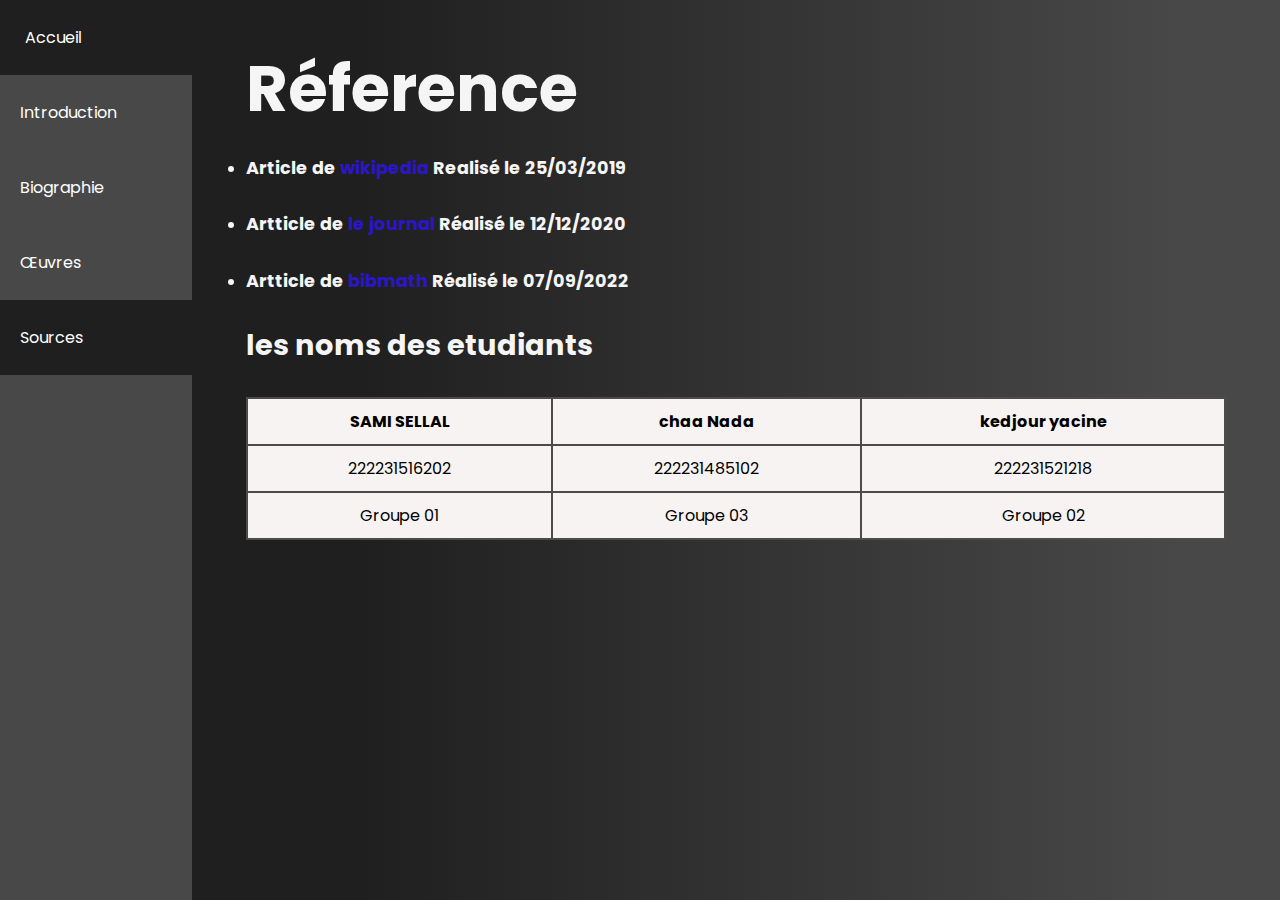
<file: source.html>
<!DOCTYPE html>
<html lang="fr">
<head>
    <meta charset="UTF-8">
    <!--Pour vu dans Mobile-->
    <meta name="viewport" content="width=device-width, initial-scale=1.0">
    <!-- Relie le fichier CSS -->
    <link rel="stylesheet" href="style.css">
    <title>Alan Turing</title>
</head>
<body style="display: flex;">
    <!----------Navigation---------->
    <header>
        <div class="icon-nav"></div>
        <ul class="header-list">
            <li><a href="./index.html">Accueil</a></li>
            <li ><a href="./introduction.html">Introduction</a></li>
            <li><a href="./biographie.html">Biographie</a></li>
            <li class="list" >
                <a href="./oeuvres.html">Œuvres</a>
                <ul class="mini-list">
                    <li>
                        <a href="./oeuvres.html#ch1">&#9658; Chaptire 1</a>
                    </li>
                    <li><a href="./oeuvres.html#ch2">&#9658; Chapitre 2</a></li>
                </ul>
            </li>
            <li style="background-color: #1F1F1F;" > <a href="./source.html">Sources</a></li>
        </ul>
    </header>
    <!----------Navigation---------->

    <!----------Main Sources---------->
    <main class="Sources">
        <section>
            <!--Titre Sources-->
            <header>
                <h1> Réference </h1>
            </header>
            <!--Titre Sources-->
    
            <!--Réferences Lien-->
            <ul>
                <li>
                    <p> Article de <a target="_blank" href="https://fr.wikipedia.org/wiki/Alan_Turing#">wikipedia</a>
                        Realisé le 25/03/2019 </p>
                </li>
                <li>
                    <p> Artticle de <a target="_blank"
                            href="https://lejournal.cnrs.fr/articles/alan-turing-genie-au-destin-brise">le journal</a>
                        Réalisé le 12/12/2020</p>
                </li>
                <li>
                    <p> Artticle de <a target="_blank"
                            href="https://www.bibmath.net/bios/index.php?action=affiche&quoi=turing"> bibmath </a> Réalisé
                        le 07/09/2022</p>
                </li>
            </ul>
            <!--Réferences Lien-->
    
    
            <!--List Des Etudiants sous forme table-->
            <h3 style="margin-bottom:30px; font-size: 1.8em;">les noms des etudiants </h3>
    
            <table border="1">
                <tr>
                    <th> SAMI SELLAL </th>
                    <th> chaa Nada </th>
                    <th>kedjour yacine</th>
                </tr>
                <tr>
                    <td> 222231516202 </td>
                    <td> 222231485102 </td>
                    <td> 222231521218 </td>
                </tr>
                <tr>
                    <td> Groupe 01 </td>
                    <td> Groupe 03 </td>
                    <td> Groupe 02 </td>
                </tr>
            </table>
            <!--List Des Etudiants sous forme table-->
    
    
        </section>
    </main>
    <!----------Main Sources---------->
</body>
<script>
    //Script permet d'ajouter class clicked au icon de navigation
    document.querySelector(".icon-nav").addEventListener("click", () => {
        document.querySelector(".header-list").classList.toggle("clicked")
    })
</script>
</html>
</file>
<file: style.css>
@import url('https://fonts.googleapis.com/css2?family=Montserrat:ital,wght@0,100..900;1,100..900&family=Poppins:ital,wght@0,100;0,200;0,300;0,400;0,500;0,600;0,700;0,800;0,900;1,100;1,200;1,300;1,400;1,500;1,600;1,700;1,800;1,900&display=swap');
/*============Normalize============*/

*{
    margin: 0;
    padding: 0;
    box-sizing: border-box;
    -webkit-box-sizing: border-box;
    -moz-box-sizing: border-box;
    font-family: "Poppins", sans-serif;
}

body{
    background-color: #F5F5F5;
    min-height: 100vh;
}

html{
    scroll-behavior: smooth;
}


/*============Normalize============*/

/*=========== Modifier Scroll ===========*/
::-webkit-scrollbar{
    width: 15px;
}
::-webkit-scrollbar-thumb{
    background-color: #484848;
}

/*=========== Modifier Scroll ===========*/

/*=========== Modifier Selection du text ===========*/
::selection{
    color: white;
    background-color: rgb(0 0 0 / 30%);
}
::-moz-selection{ /*For Mozilla Browser*/
    color: white;
    background-color: rgb(0 0 0 / 30%);
}
/*=========== Modifier Selection du text ===========*/




/*============================================ Navigation ============================================*/
body > header{
    color: white;
    height: 100%;
    flex-basis: 15%;
    background-color: #484848;
    position: sticky;
    top: 0;
    height: 100vh;
}


/*Ajoute transition pour hover*/
body > header ul > li:hover > a{
    background-color: #1F1F1F;
    padding-left: 25px;

}

body > header .header-list{
    list-style: none;
    transition: 0.4s;
}

/*si header-list contient classe clicked fait cette modification (se fait par JS)*/
.header-list.clicked{
    z-index: 999;
    opacity: 1;
}

body > header .header-list li a{
    display: inline-block;
    width: 100%;
    text-decoration: none;
    color: white;
    padding: 25px 20px;
    transition: background-color 0.7s,padding 0.7s;
}

.mini-list{
    height: 0px;
    overflow: hidden;
    transition: height 0.7s;
}
/*quand on hover change le hauteur*/
.header-list .list:hover .mini-list{
    height: 140px;
}

.mini-list li a{
    padding-left: 45px !important;
}

/*Change hauteur de mini-list pour ecran largeur entre 992px et 1200px*/
@media (min-width:992px) and (max-width:1200px){
    .header-list .list:hover .mini-list{
        height: 200px;
    }
}

/*Ajout Icon*/
header .icon-nav{
    height: 25px;
    width: 25px;
    position: relative;
    display: none;
    cursor: pointer;
}

header .icon-nav::before{
    content: '';
    position: absolute;
    top: 5px;
    left: 0;
    width: 100%;
    height: 3px;
    background-color: white;
}

header .icon-nav::after{
    content: '';
    position: absolute;
    bottom: 5px;
    left: 0;
    width: 100%;
    height: 3px;
    background-color: white;
}

/*======== Modifier Navigation pour Mobile ========*/

@media (max-width:992px){
    body{
        flex-direction: column;
    }
    body > header{
        flex-basis: 100%;
        position: relative;
    }
    body > header .header-list{
        position: absolute;
        top: 65px;
        left: 0;
        width: 100%;
        background-color: #484848e8;
        opacity: 0;
        z-index: -99;
        overflow: hidden;
    }
    body > header .icon-nav{
        display: flex;
        margin: 20px;
    }
}

/*======== Modifier Navigation pour Mobile ========*/


/*============================================ Navigation ============================================*/

/*============================================ Main ============================================*/

main{
    flex: 1;
    position: relative;
    overflow: hidden;
}


main.main-accueil{
    background-color: black;

}

/*on ajoute before pour fait background avec coupe en utilisant clip-path*/
main.main-accueil::before{
    content: '';
    position: absolute;
    top: 0;
    left: 0;
    width: 100%;
    height: 100%;
    clip-path: polygon(0 0, 70% 0, 60% 100%, 0 100%);
    background: rgb(31,31,31);
    background: linear-gradient(90deg, rgba(31,31,31,1) 15%, rgba(72,72,72,1) 91%);
    z-index: 1;
}

/*Accueil image*/
main.main-accueil img{
    position: absolute;
    right: 0;
    top: 50%;
    transform: translateY(-50%);
    z-index: 0;
}



/*============================================ Introduction ============================================*/

.introduction{
    background: rgb(31, 31, 31);
    background: linear-gradient(90deg, rgba(31, 31, 31, 1) 15%, rgba(72, 72, 72, 1) 91%);
}

.introduction section{
    display: flex;
    flex-wrap: wrap;
    justify-content: space-between;
    padding: 5%;
    height: 100%;
    color: white;
    gap: 40px
}

.introduction section header{
    overflow: hidden;
}
.introduction section h1{
    transform: translateY(100px);
    animation-name: move;
    animation-fill-mode: forwards;
    animation-duration: 1s;
}

.introduction section .introduction_content{
    overflow: hidden;
    width: 500px;
}
.introduction section .introduction_content p{
    font-size: 1.3em;
    font-weight: 500;
    flex-basis: 50%;
    color: white;
    transform: translateY(400%);
    animation-name: move;
    animation-fill-mode: forwards;
    animation-duration: 1s;
    margin-top: 10px;
}

/*Ajouter delay pour chaque paragraphe*/
.introduction section .introduction_content p:first-of-type{
    animation-delay: 0.6s;
}
.introduction section .introduction_content p:nth-of-type(2){
    animation-delay: 1s;
}
.introduction section .introduction_content p:last-of-type{
    animation-delay: 1.4s;
}
/*ajouter animation pour le text*/

@keyframes move {
    0%{
        transform: translateY(100%);
    }
    100%{
        transform: translateY(0);
    }
}
/*ajouter animation pour le text*/


@media (max-width:996px){
    .introduction section .introduction_content{
        width: 100% ;
    }
}

/*==== Table d'information ====*/

.introduction section aside{
    margin: 0 auto;
}

.introduction section table {
    max-width: 400px;
    width: 100%;
    border: 1px solid #ccc;
}

/*======Table Thead======*/
.introduction section table thead td{
    height: 250px;
    overflow: hidden;
}
.introduction section table thead img{
    width: 100%;
    height: 100%;
    filter: grayscale(1);
    transition: 0.7s;
}
.introduction section table thead img:hover{
    transform: scale(1.1);
}
.introduction section table thead th{
    background-color: #ccc;
    color: black;
    padding: 5px 0;
    font-size: 1.2em;
}
/*======Table Thead======*/

/*======Table Tbody======*/
.introduction section table tbody td,
.introduction section table tfoot td{
    display: inline-block;
    margin-left: 15px;
    margin-top: 10px;
} 

.introduction section table tbody{
    border-bottom: 1px solid #ccc; 
    /* padding: 10px; */
}



/*======Table Tbody======*/

.introduction section table tfoot td ul{
    list-style: none;
}


/*============================================ Introduction ============================================*/

/*============================================ Accueil ============================================*/

main .accueil{
    display: flex;
    align-items: center;
    height: 100vh;
    padding: 5%;
    overflow: hidden;
    position: relative;
    z-index: 99;
}

main .accueil div{
    overflow: hidden;
}
main .accueil p{
    width: 50%;
    font-size: 2.9em;
    font-weight: 600;
    position: relative;
    color: white;
    text-align: center;
    opacity: 0;
    animation: moveUp 1.2s forwards;
}

main .accueil img{
    height: 100%;
}

/*=====Pour Mobile=====*/
@media (max-width:1200px){
    main .accueil p {
        width: 60%;
        font-size: 2.5em;
    }
}

@media (max-width:992px){
    main .accueil {
        height: 80vh;
    }
}

@media (max-width:776px){
    main.main-accueil::before{
        clip-path: none;
    }
    main .accueil{
        justify-content: center;
    }
    main .accueil p{
        width: 100%;
        font-size: 2em;
    }
}

/*=====Pour Mobile=====*/

/*Ajoute animation pour le text*/
@keyframes moveUp {
    0%{
        transform: translateY(100%);
        opacity: 0;
    }
    100%{
        transform: translateY(0);
        opacity: 1;
    }
}

/*============================================ Accueil ============================================*/


/*============================================ Biographie ============================================*/


.biographie .biographie-img{
    position: relative;
    height: 400px;
}

/*Ajoute background avec moins d'opacité*/
.biographie .biographie-img::before{
    content: '';
    position: absolute;
    top: 0;
    left: 0;
    height: 100%;
    width: 100%;
    background-color: rgba(0,0,0,0.5);
}

.biographie .biographie-img img{
    height: 100%;
    width: 100%;
} 
.biographie .biographie-img figcaption{
    position: absolute;
    left: 5%;
    top: 60%;
    color: white;
    font-weight: 700;
    font-size: 3em;
    text-shadow: -2px 2px 34px rgba(0,0,0,0.43);
}

.biographie section{
    padding: 5%;
    position: relative;
}

.biographie section img{
    position: absolute;
    right: -100px;
    bottom: 20px;
    height: 350px;
    filter: grayscale(1);
    opacity: 0.2;
}

/*ajoute !important pour override valeur précédemment*/
.etude_img{
    right: 0 !important; 
}
 section header{
    font-size: 2.4em;
    line-height: 1.1;
    margin-bottom: 10px;
}


main section p{
    font-size: 1.1em;
    line-height: 1.5;
    margin-top: 15px;
}

/*Ajouter Media pour mobile*/

@media (max-width:992px){
    .biographie section header,
    .main-oeuvres section header{
        font-size: 2em !important;
    }
}
@media (max-width:768px){
    .biographie section header,
    .main-oeuvres section header{
        font-size: 1.6em !important;
    }
    .biographie section p,
    .main-oeuvres section p{
        font-size: 1em;
    }
}

/*============================================ Biographie ============================================*/





/*============================================ Oeuvres ============================================*/



/*le titre apres la photo de enigma chapitre 1 */
.main-oeuvres section header{
    font-size: 2.4em;
    margin-bottom: 10px;
}
/* padding pour le text de les deux chapitre 1 et 2 */
.main-oeuvres section{
    padding: 5%;
}

.main-oeuvres section h2{
    margin-top: 15px;
}

.main-oeuvres section .enigma-introduction{
    font-style: italic;
}

/* la photo de enigma chapitre1 */

.main-oeuvres figure {
    position: relative;
    height: 400px;
}

.main-oeuvres figure img{
    height:100% ;
    width: 100%;
}


.main-oeuvres figure:first-of-type img{
    filter: brightness(0.8);
}
.main-oeuvres figure:last-of-type img{
    filter: grayscale(1)
}

/* le petit  text en dessous de la photo enigma */
.main-oeuvres figcaption{
    position: absolute;
    right: 10%;
    top: 65%;
    color: white;
    font-weight: 700;
    font-size: 3em;
    text-shadow: -2px 2px 34px rgba(0,0,0,0.43);
}

.main-oeuvres figure:last-of-type figcaption{
    left: 5%;
    font-size: 2.5em;
}

/*============================================ Oeuvres ============================================*/



/*============================================ Sources ============================================*/

.Sources {
    background: linear-gradient(90deg, rgba(31, 31, 31, 1) 15%, rgba(72, 72, 72, 1) 91%);

}

.Sources section {
    margin-bottom: 30px; 
    padding: 5%;
    color: #F5F5F5;
}


.Sources header {
    font-size: 2em;
}


.Sources a {
    color: rgb(43, 22, 200); 
    text-decoration: none; }
.Sources ul {
    margin: 30px 0;
    font-weight: 700;
}
.Sources ol {
    margin-bottom: 50px; 
}

.Sources li {
    color: #F5F5F5;
    margin-bottom: 30px; 
}

.Sources table {
    width: 100%; 
    border-collapse: collapse;
    margin-bottom: 20px; 
    color: black;
}

.Sources th,
.Sources td {
    border: 2px solid #4d4a4a; 
    padding: 10px; 
    text-align: center; 
    background-color: #f7f3f3;
}
@media screen and (max-width: 776px) {
    .Sources {
        padding: 10px; 
    }

    .Sources h2 {
        font-size: 20px; 
    }
   .Sources p {
    font-size: 12px;
   }
   .Sources th,
    .Sources td {
        font-size: 14px;    
        padding: 3px; ;;
    }
    .Sources ul{
      padding-left: 10px;  
    }
}


/*============================================ Sources ============================================*/

/*============================================ MAIN ============================================*/



/*Ajoute font pour les premiers letters*/
@import url('https://fonts.googleapis.com/css2?family=Butterfly+Kids&family=Indie+Flower&family=Montserrat:ital,wght@0,100..900;1,100..900&family=Poppins:ital,wght@0,400;0,500;0,600;0,700;0,800;1,400;1,500;1,600;1,700&display=swap');
</file>
